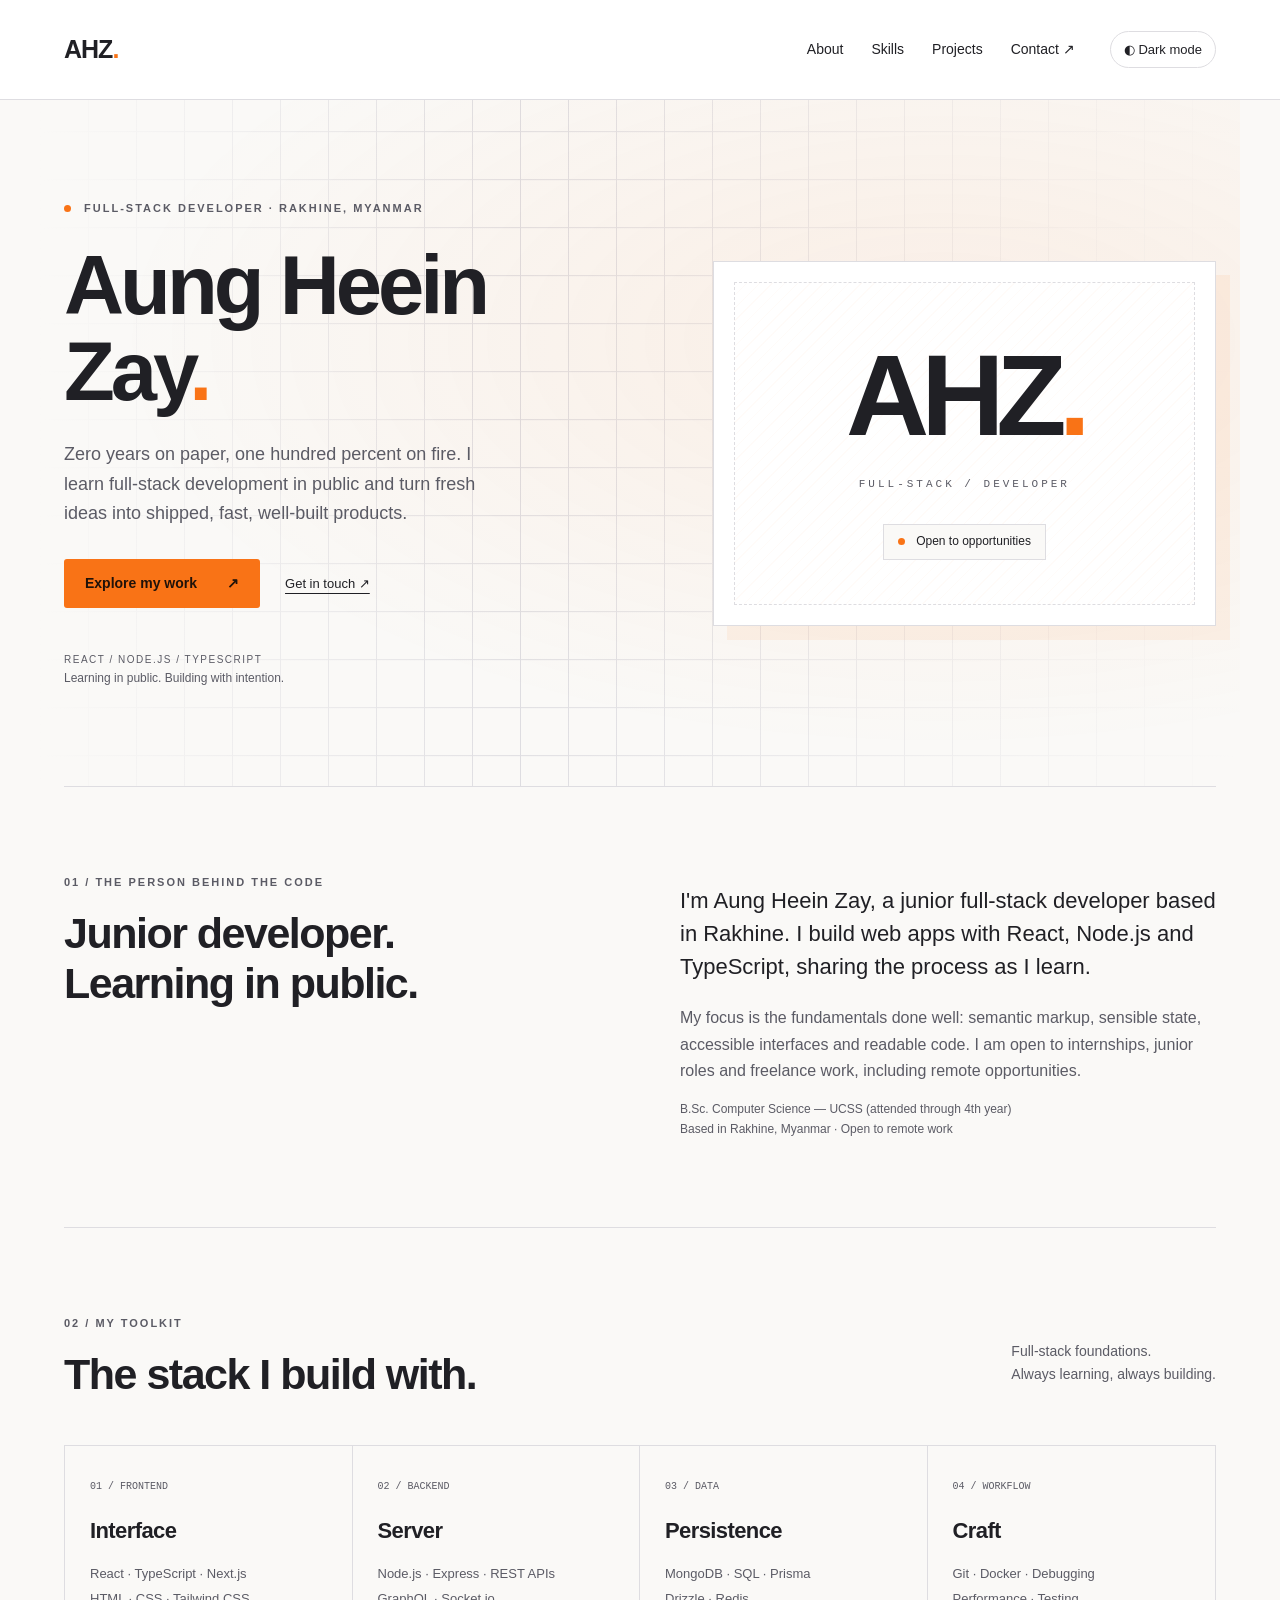
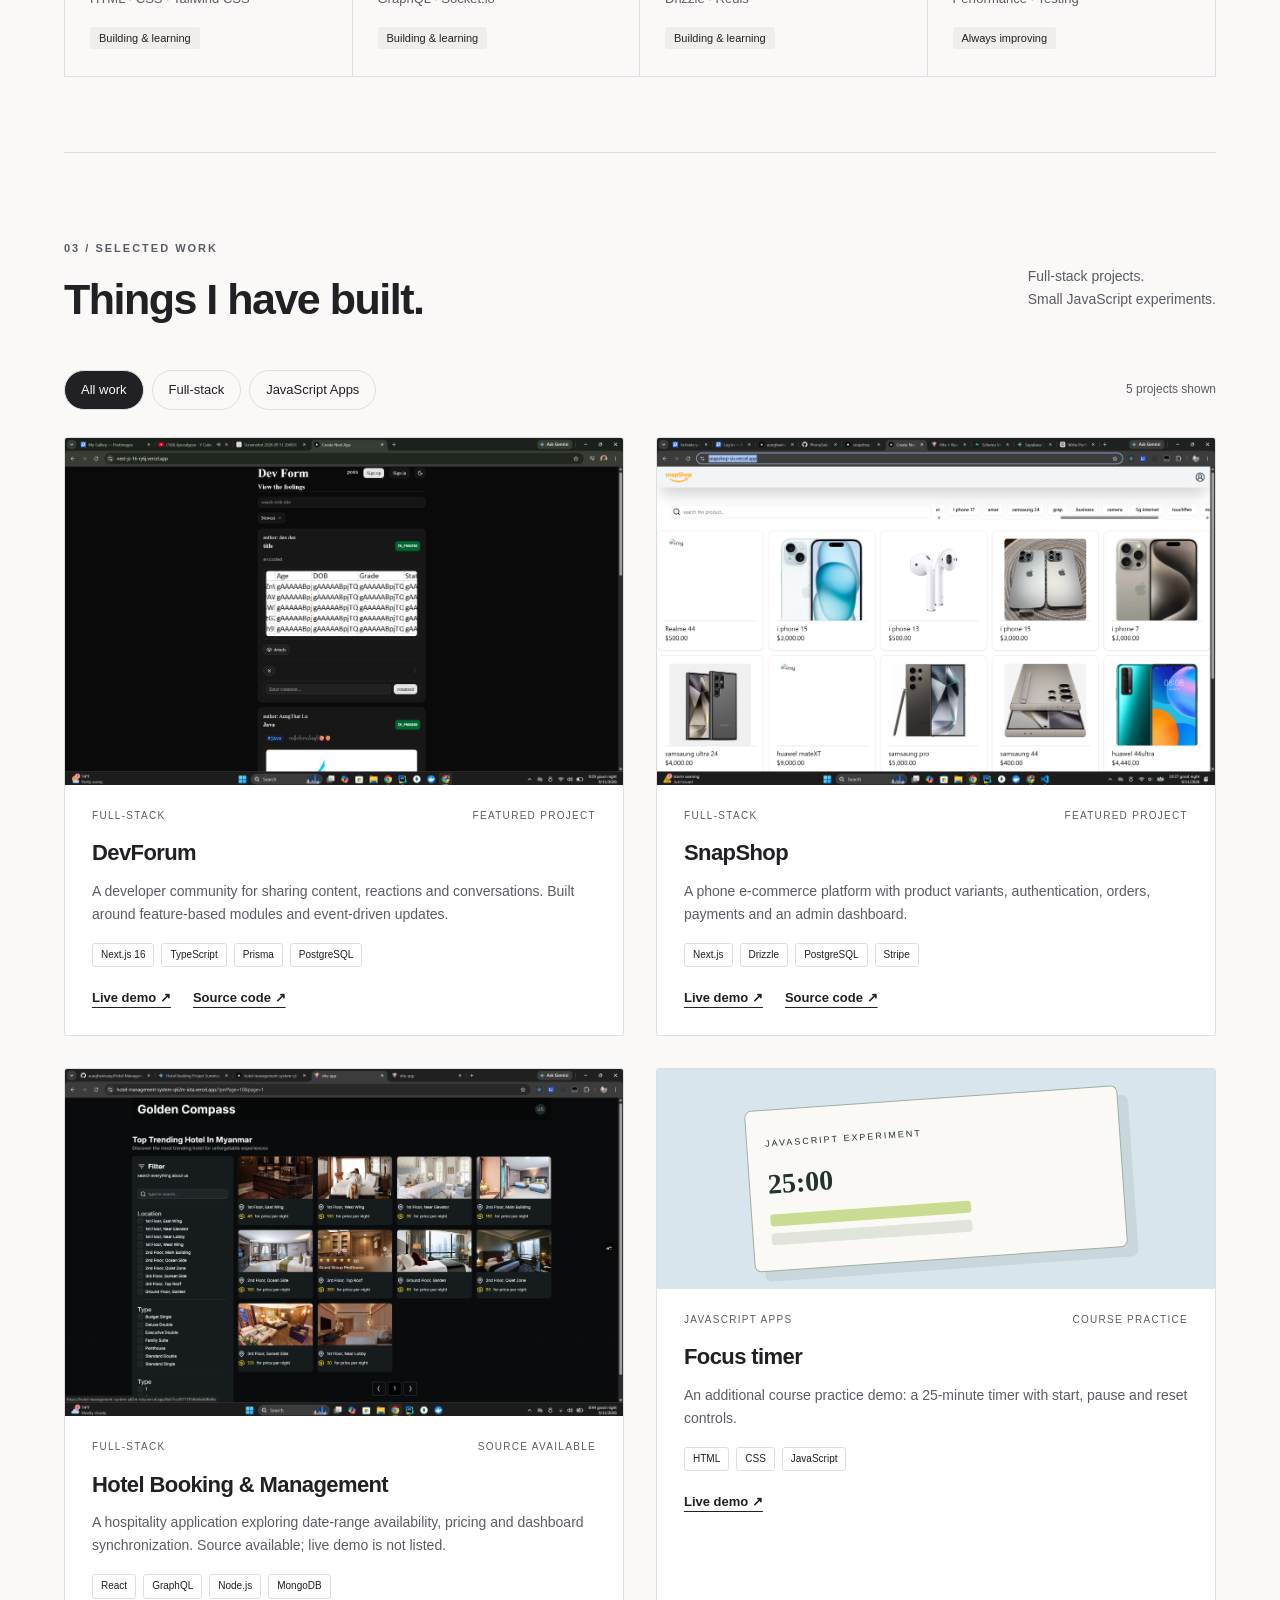
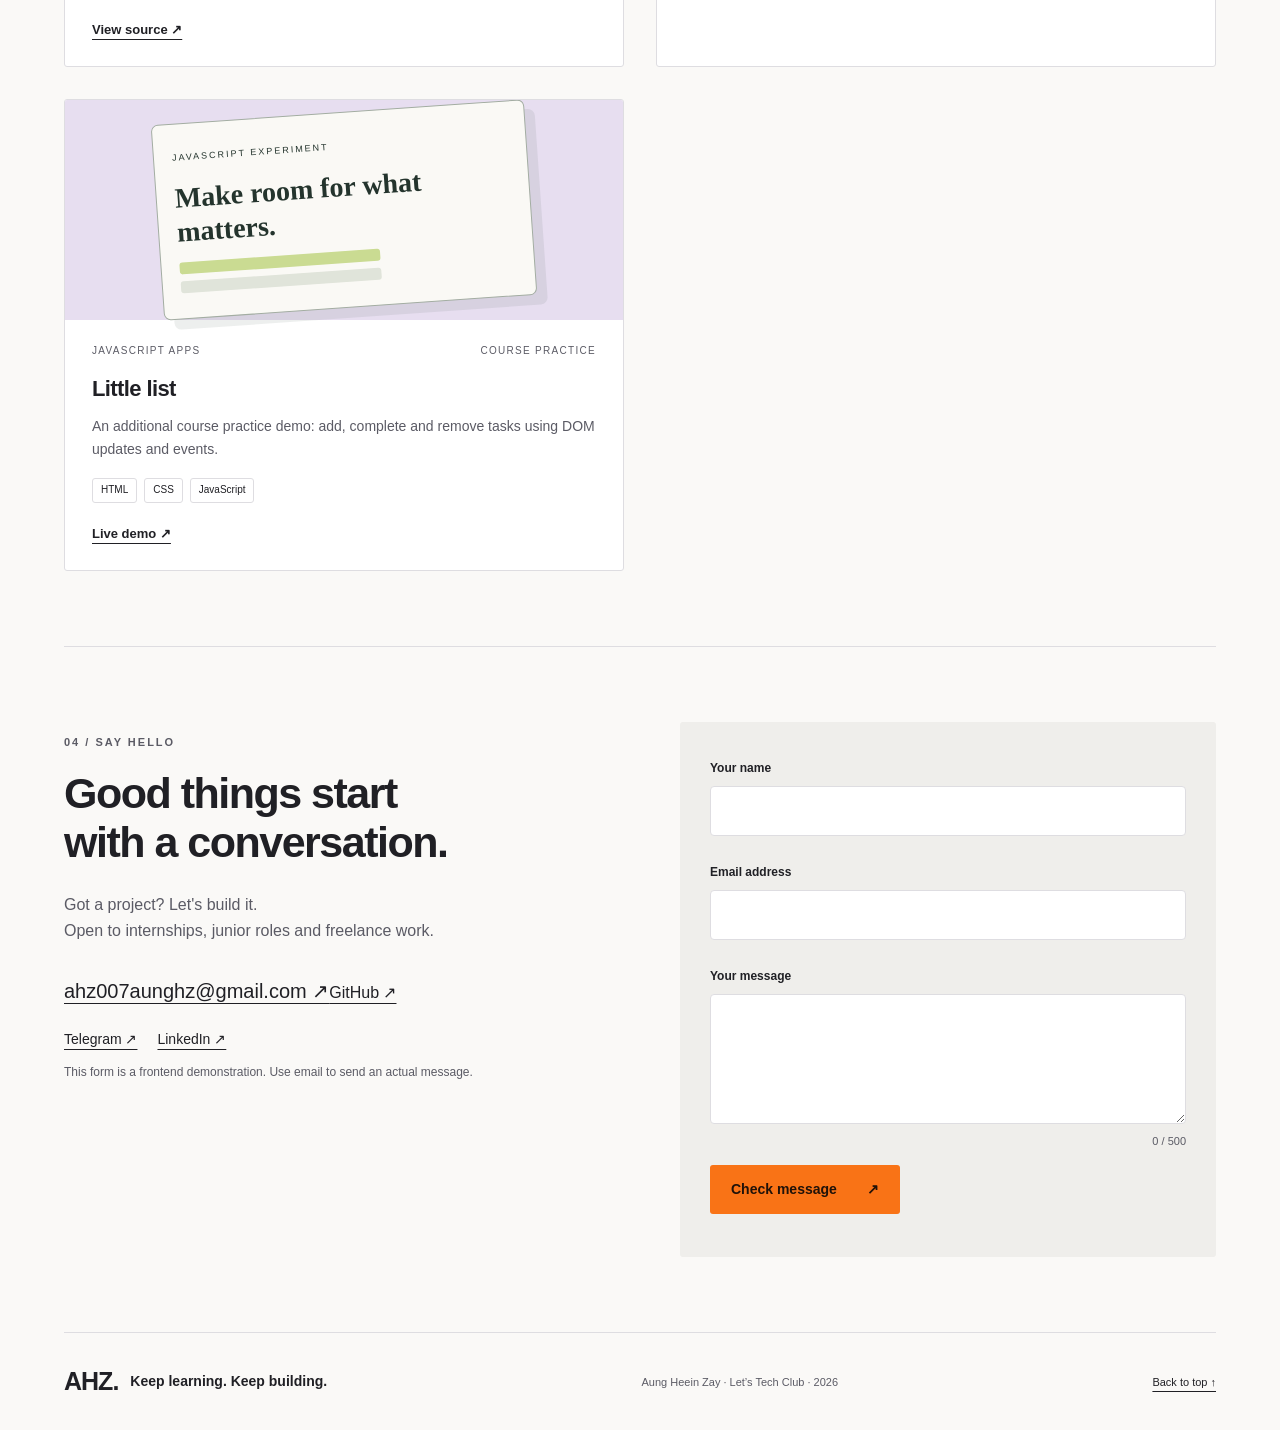
<file: index.html>
<!doctype html>
<html lang="en">
  <head>
    <meta charset="UTF-8" />
    <meta name="viewport" content="width=device-width,initial-scale=1" />
    <meta
      name="description"
      content="Aung Heein Zay, full-stack developer in Rakhine, Myanmar. Projects, skills and contact."
    />
    <title>Aung Heein Zay · Full-stack Developer</title>
    <link rel="stylesheet" href="css/style.css" />
    <script type="module" src="js/main.js"></script>
  </head>
  <body>
    <a class="skip" href="#main">Skip to content</a>
    <header>
      <a class="brand" href="#home"
        ><span class="brand-icon">AHZ<span>.</span></span></a
      ><button id="menu" aria-expanded="false" aria-controls="navigation">
        Menu
      </button>
      <nav id="navigation" aria-label="Main navigation">
        <a href="#about">About</a><a href="#skills">Skills</a
        ><a href="#projects">Projects</a><a href="#contact">Contact ↗</a>
      </nav>
      <button id="theme" aria-pressed="false" aria-label="Dark theme">
        ◐ <span>Dark mode</span>
      </button>
    </header>
    <main id="main">
      <section class="hero" id="home">
        <div>
          <p class="eyebrow">
            <span class="dot"></span> FULL-STACK DEVELOPER · RAKHINE, MYANMAR
          </p>
          <h1>
            Aung Heein<br /><em>Zay<span class="accent">.</span></em>
          </h1>
          <p class="intro">
            Zero years on paper, one hundred percent on fire. I learn full-stack
            development in public and turn fresh ideas into shipped, fast,
            well-built products.
          </p>
          <div class="actions">
            <a class="button" href="#projects">Explore my work <span>↗</span></a
            ><a class="text-link" href="#contact">Get in touch ↗</a>
          </div>
          <p class="hero-note">
            REACT / NODE.JS / TYPESCRIPT<br /><span
              >Learning in public. Building with intention.</span
            >
          </p>
        </div>
        <div class="profile-visual">
          <div class="profile-grid" aria-hidden="true"></div>
          <div class="profile-monogram" aria-hidden="true">
            AHZ<span>.</span>
          </div>
          <p>FULL-STACK / DEVELOPER</p>
          <div class="availability">
            <span class="dot"></span> Open to opportunities
          </div>
        </div>
      </section>
      <section id="about" class="about section">
        <div>
          <p class="eyebrow">01 / THE PERSON BEHIND THE CODE</p>
          <h2>Junior developer.<br />Learning in public.</h2>
        </div>
        <div>
          <p class="large">
            I'm Aung Heein Zay, a junior full-stack developer based in Rakhine.
            I build web apps with React, Node.js and TypeScript, sharing the
            process as I learn.
          </p>
          <p>
            My focus is the fundamentals done well: semantic markup, sensible
            state, accessible interfaces and readable code. I am open to
            internships, junior roles and freelance work, including remote
            opportunities.
          </p>
          <p class="sample">
            B.Sc. Computer Science — UCSS (attended through 4th year)<br />Based
            in Rakhine, Myanmar · Open to remote work
          </p>
        </div>
      </section>
      <section id="skills" class="section">
        <div class="section-heading">
          <div>
            <p class="eyebrow">02 / MY TOOLKIT</p>
            <h2>The stack I build with.</h2>
          </div>
          <p>Full-stack foundations.<br />Always learning, always building.</p>
        </div>
        <div class="skills">
          <article>
            <span>01 / FRONTEND</span>
            <h3>Interface</h3>
            <p>React · TypeScript · Next.js<br />HTML · CSS · Tailwind CSS</p>
            <small>Building & learning</small>
          </article>
          <article>
            <span>02 / BACKEND</span>
            <h3>Server</h3>
            <p>Node.js · Express · REST APIs<br />GraphQL · Socket.io</p>
            <small>Building & learning</small>
          </article>
          <article>
            <span>03 / DATA</span>
            <h3>Persistence</h3>
            <p>MongoDB · SQL · Prisma<br />Drizzle · Redis</p>
            <small>Building & learning</small>
          </article>
          <article>
            <span>04 / WORKFLOW</span>
            <h3>Craft</h3>
            <p>Git · Docker · Debugging<br />Performance · Testing</p>
            <small>Always improving</small>
          </article>
        </div>
      </section>
      <section id="projects" class="section">
        <div class="section-heading">
          <div>
            <p class="eyebrow">03 / SELECTED WORK</p>
            <h2>Things I have built.</h2>
          </div>
          <p>Full-stack projects.<br />Small JavaScript experiments.</p>
        </div>
        <div class="filter-row">
          <div id="filters" role="group" aria-label="Filter projects"></div>
          <p id="count" role="status"></p>
        </div>
        <div id="project-grid" class="projects"></div>
        <noscript
          >Enable JavaScript to see the project cards and use the portfolio
          features.</noscript
        >
      </section>
      <section id="contact" class="section contact">
        <div>
          <p class="eyebrow">04 / SAY HELLO</p>
          <h2>Good things start<br />with a conversation.</h2>
          <p>
            Got a project? Let's build it.<br />Open to internships, junior
            roles and freelance work.
          </p>
          <a class="email" href="mailto:ahz007aunghz@gmail.com"
            >ahz007aunghz@gmail.com ↗</a
          ><a
            href="https://github.com/aungheeinzay"
            target="_blank"
            rel="noopener noreferrer"
            >GitHub ↗</a
          >
          <div class="social-links">
            <a href="https://t.me/AungHeein">Telegram ↗</a
            ><a href="https://www.linkedin.com/in/aung-heein-zay-ahz-875276365/"
              >LinkedIn ↗</a
            >
          </div>
          <p class="sample">
            This form is a frontend demonstration. Use email to send an actual
            message.
          </p>
        </div>
        <form id="contact-form" novalidate>
          <label for="name">Your name</label
          ><input
            id="name"
            name="name"
            autocomplete="name"
            required
            minlength="2"
            aria-describedby="name-error"
          /><span class="error" id="name-error"></span
          ><label for="email">Email address</label
          ><input
            id="email"
            name="email"
            type="email"
            autocomplete="email"
            required
            aria-describedby="email-error"
          /><span class="error" id="email-error"></span
          ><label for="message">Your message</label
          ><textarea
            id="message"
            name="message"
            rows="4"
            required
            aria-describedby="message-error message-count"
          ></textarea>
          <div class="message-meta">
            <span class="error" id="message-error"></span
            ><span id="message-count">0 / 500</span>
          </div>
          <button class="button" type="submit">
            Check message <span>↗</span>
          </button>
          <p id="form-status" role="status" aria-live="polite"></p>
        </form>
      </section>
    </main>
    <footer>
      <a class="brand" href="#home"
        ><span class="brand-icon">AHZ.</span> Keep learning. Keep building.</a
      >
      <p>Aung Heein Zay · Let’s Tech Club · <span id="year"></span></p>
      <a href="#home">Back to top ↑</a>
    </footer>
  </body>
</html>
</file>
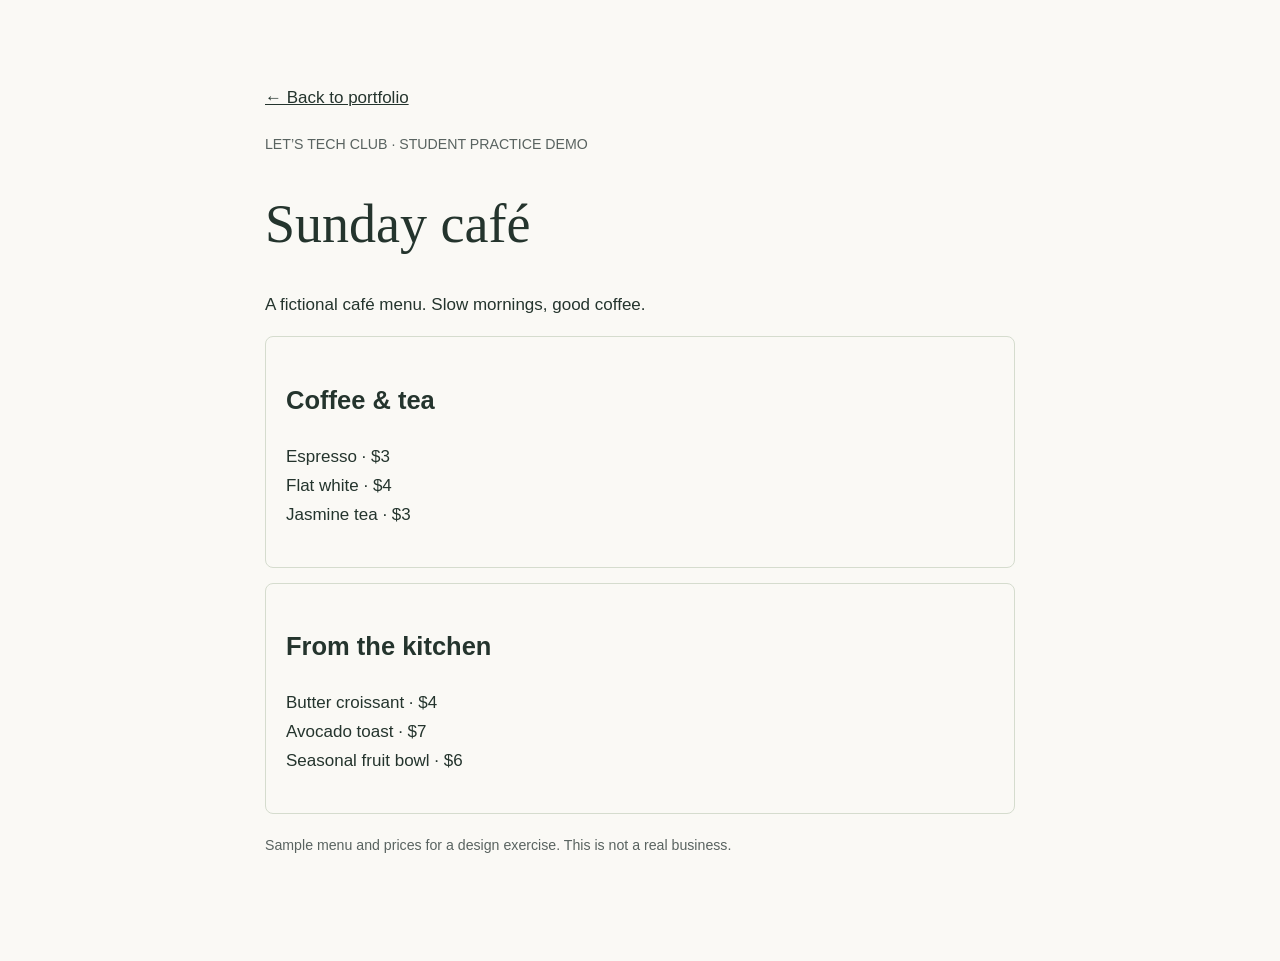
<file: projects/cafe.html>
<!doctype html>
<html lang="en">
  <head>
    <meta charset="UTF-8" />
    <meta name="viewport" content="width=device-width,initial-scale=1" />
    <title>Sunday café · Practice demo</title>
    <link rel="stylesheet" href="../assets/demo.css" />
  </head>
  <body>
    <main>
      <a href="../index.html#projects">← Back to portfolio</a>
      <p><small>LET’S TECH CLUB · STUDENT PRACTICE DEMO</small></p>
      <h1>Sunday café</h1>
      <p>A fictional café menu. Slow mornings, good coffee.</p>
      <section>
        <h2>Coffee & tea</h2>
        <p>Espresso · $3<br />Flat white · $4<br />Jasmine tea · $3</p>
      </section>
      <section>
        <h2>From the kitchen</h2>
        <p>
          Butter croissant · $4<br />Avocado toast · $7<br />Seasonal fruit bowl
          · $6
        </p>
      </section>
      <p>
        <small
          >Sample menu and prices for a design exercise. This is not a real
          business.</small
        >
      </p>
    </main>
  </body>
</html>
</file>
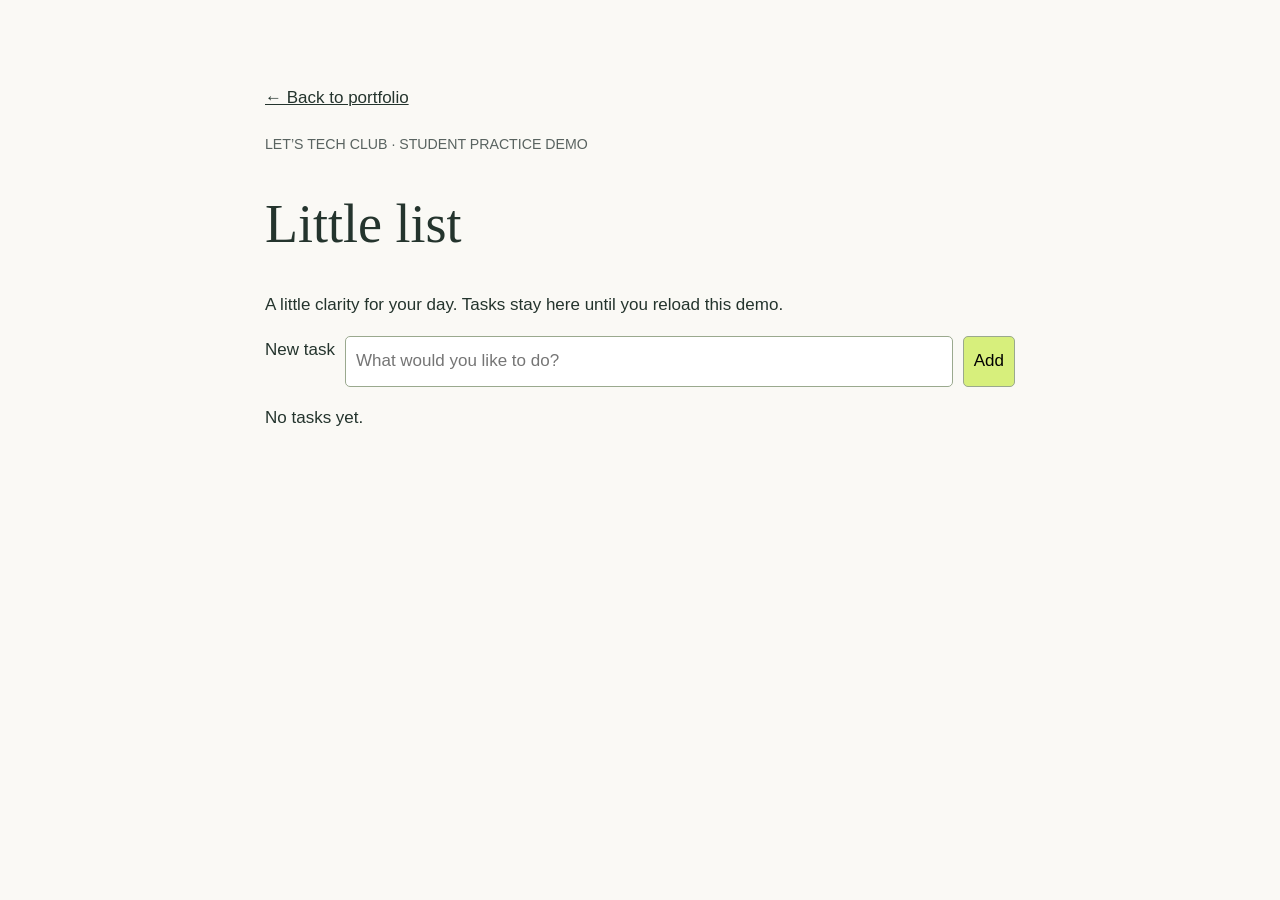
<file: projects/list.html>
<!doctype html>
<html lang="en">
  <head>
    <meta charset="UTF-8" />
    <meta name="viewport" content="width=device-width,initial-scale=1" />
    <title>Little list · Practice demo</title>
    <link rel="stylesheet" href="../assets/demo.css" />
  </head>
  <body>
    <main>
      <a href="../index.html#projects">← Back to portfolio</a>
      <p><small>LET’S TECH CLUB · STUDENT PRACTICE DEMO</small></p>
      <h1>Little list</h1>
      <p>
        A little clarity for your day. Tasks stay here until you reload this
        demo.
      </p>
      <form id="task-form">
        <label for="task" class="sr-only">New task</label
        ><input
          id="task"
          aria-label="New task"
          maxlength="150"
          placeholder="What would you like to do?"
          required
        /><button>Add</button>
      </form>
      <p id="list-status" role="status">No tasks yet.</p>
      <ul id="tasks"></ul>
    </main>
    <script src="../js/list.js"></script>
  </body>
</html>
</file>
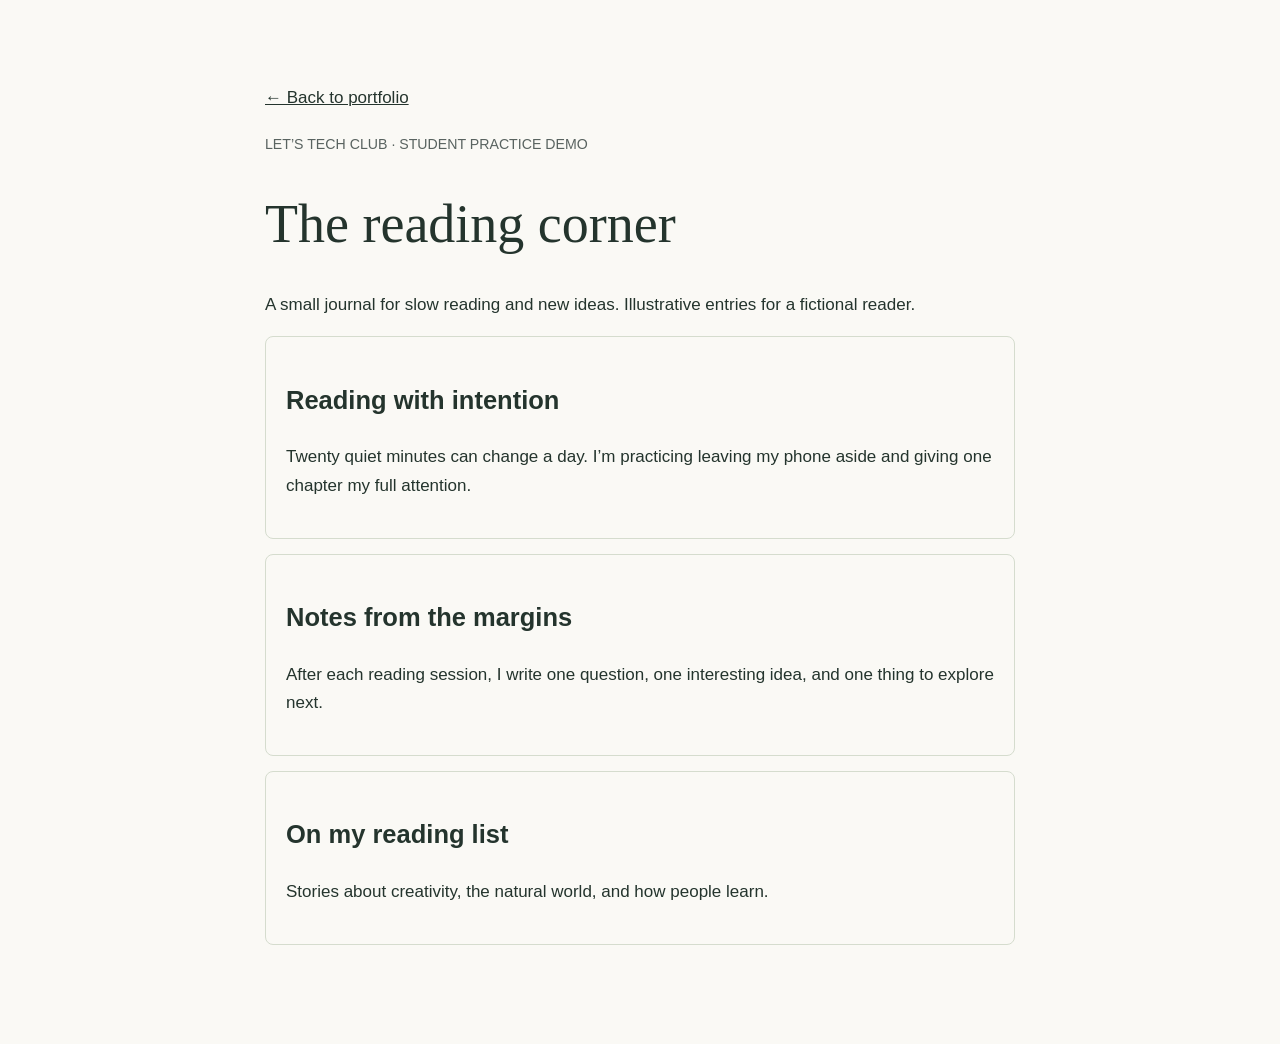
<file: projects/reading.html>
<!doctype html>
<html lang="en">
  <head>
    <meta charset="UTF-8" />
    <meta name="viewport" content="width=device-width,initial-scale=1" />
    <title>The reading corner · Practice demo</title>
    <link rel="stylesheet" href="../assets/demo.css" />
  </head>
  <body>
    <main>
      <a href="../index.html#projects">← Back to portfolio</a>
      <p><small>LET’S TECH CLUB · STUDENT PRACTICE DEMO</small></p>
      <h1>The reading corner</h1>
      <p>
        A small journal for slow reading and new ideas. Illustrative entries for
        a fictional reader.
      </p>
      <section>
        <h2>Reading with intention</h2>
        <p>
          Twenty quiet minutes can change a day. I’m practicing leaving my phone
          aside and giving one chapter my full attention.
        </p>
      </section>
      <section>
        <h2>Notes from the margins</h2>
        <p>
          After each reading session, I write one question, one interesting
          idea, and one thing to explore next.
        </p>
      </section>
      <section>
        <h2>On my reading list</h2>
        <p>
          Stories about creativity, the natural world, and how people learn.
        </p>
      </section>
    </main>
  </body>
</html>
</file>
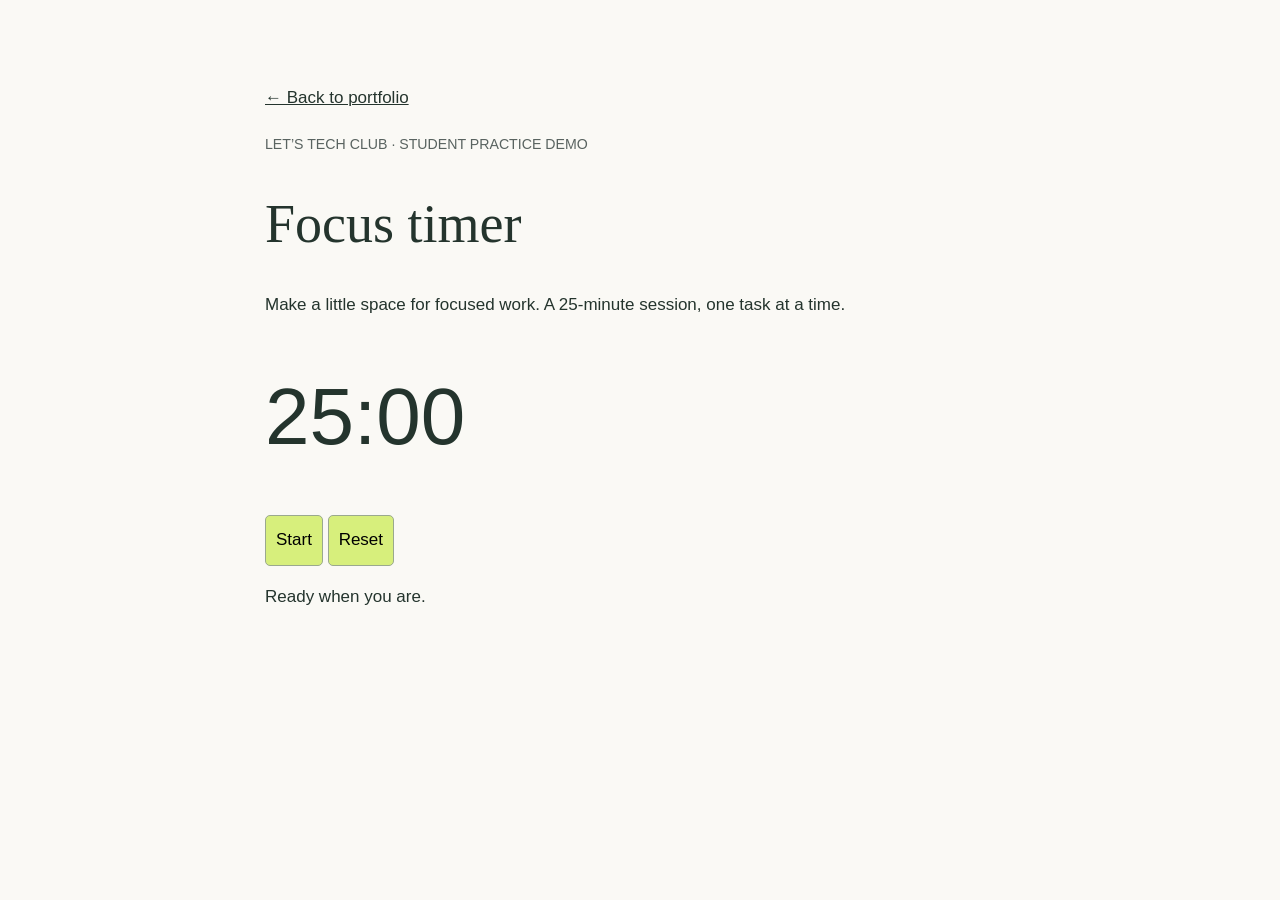
<file: projects/timer.html>
<!doctype html>
<html lang="en">
  <head>
    <meta charset="UTF-8" />
    <meta name="viewport" content="width=device-width,initial-scale=1" />
    <title>Focus timer · Practice demo</title>
    <link rel="stylesheet" href="../assets/demo.css" />
  </head>
  <body>
    <main>
      <a href="../index.html#projects">← Back to portfolio</a>
      <p><small>LET’S TECH CLUB · STUDENT PRACTICE DEMO</small></p>
      <h1>Focus timer</h1>
      <p>
        Make a little space for focused work. A 25-minute session, one task at a
        time.
      </p>
      <div id="time" class="timer" role="timer" aria-label="Time remaining">
        25:00
      </div>
      <button id="start">Start</button> <button id="reset">Reset</button>
      <p id="status" role="status">Ready when you are.</p>
    </main>
    <script src="../js/timer.js"></script>
  </body>
</html>
</file>
<file: css/style.css>
:root{--bg:#faf9f5;--surface:#fff;--text:#222c2b;--muted:#596360;--line:#d9ddd4;--accent:#d7ef7c;--ink:#24342d;--error:#a32a24;--soft:#edf0e7;color-scheme:light}*{box-sizing:border-box}html{scroll-behavior:smooth;scroll-padding-top:100px}body{margin:0;background:var(--bg);color:var(--text);font-family:Arial,Helvetica,sans-serif;font-size:16px;line-height:1.65}body.dark{--bg:#17201e;--surface:#202c28;--text:#f5f5ed;--muted:#bec7c0;--line:#42534b;--soft:#293831;--error:#ffaaa3;color-scheme:dark}a{color:inherit;text-decoration-thickness:1px;text-underline-offset:5px}button,input,textarea{font:inherit}button,a,input,textarea{-webkit-tap-highlight-color:transparent}button{cursor:pointer}a:focus-visible,button:focus-visible,input:focus-visible,textarea:focus-visible{outline:3px solid #7d63df;outline-offset:5px}.skip{position:absolute;top:-80px;left:15px;background:var(--accent);color:var(--ink);padding:10px;z-index:10}.skip:focus{top:10px}header{max-width:1320px;margin:auto;display:flex;align-items:center;gap:35px;min-height:100px;padding:20px 5%;border-bottom:1px solid var(--line)}.brand{display:flex;align-items:center;gap:12px;font-weight:bold;font-size:14px;text-decoration:none;white-space:nowrap}.brand-icon{background:var(--ink);color:var(--accent);font-size:25px;padding:0 10px;border-radius:9px}nav{display:flex;gap:28px;margin-left:auto}nav a{text-decoration:none;font-size:14px}#theme{border:1px solid var(--line);background:transparent;color:var(--text);border-radius:25px;padding:7px 13px;font-size:13px}#menu{display:none}main,footer{max-width:1180px;margin:auto}.hero{display:grid;grid-template-columns:1.15fr 1fr;gap:70px;align-items:center;padding:90px 0 85px}.eyebrow{font-size:11px;font-weight:bold;letter-spacing:2px;line-height:1.8}.dot{display:inline-block;width:7px;height:7px;background:#577a29;border-radius:50%;margin-right:8px}h1{font-size:clamp(58px,6.5vw,88px);line-height:1.04;letter-spacing:-5px;margin:24px 0}h1 em{font-family:Georgia,serif;font-weight:normal}p{color:var(--muted)}.intro{max-width:420px;font-size:18px}.intro strong{color:var(--text);font-weight:normal}.actions{display:flex;align-items:center;gap:25px;margin:30px 0}.button{display:inline-flex;align-items:center;justify-content:space-between;gap:30px;background:var(--accent);color:var(--ink);border:0;padding:13px 21px;border-radius:5px;text-decoration:none;font-weight:bold;font-size:14px}.text-link{font-size:13px}.hero-note{font-size:10px;letter-spacing:1.5px;margin-top:44px}.hero-note span{letter-spacing:0;font-size:12px}.art{background:#dce6df;color:#253c33;border-radius:13px;transform:rotate(3deg);position:relative;box-shadow:12px 17px 0 var(--soft);border:1px solid #a6b9aa}.art-top{display:flex;justify-content:space-between;border-bottom:1px solid #a6b9aa;padding:12px 20px;font-size:11px;letter-spacing:1px}.art-body{padding:26px}.code-label{font-family:monospace;font-size:13px}.orbit{display:grid;place-items:center;height:210px}.orbit span{font-size:190px;color:#2e5140;line-height:1;transform:rotate(-15deg)}.art-bottom{display:flex;justify-content:space-between;align-items:end;font-size:24px;font-weight:bold;line-height:1.15;letter-spacing:-1px}.arrow{font-size:66px}.floating{position:absolute;right:-12px;top:90px;background:var(--accent);font-size:9px;letter-spacing:1.5px;padding:9px 15px;transform:rotate(90deg) translateX(45%);transform-origin:right}.section{padding:75px 0;border-top:1px solid var(--line)}h2{font-size:clamp(32px,3.4vw,43px);line-height:1.15;letter-spacing:-1.5px;margin:16px 0 24px}.about{display:grid;grid-template-columns:1fr 1fr;gap:80px}.large{font-size:22px;line-height:1.5;color:var(--text)}.sample{font-size:12px;max-width:420px}.section-heading{display:flex;justify-content:space-between;gap:20px;align-items:center}.section-heading>p{font-size:14px}.skills{display:grid;grid-template-columns:repeat(4,1fr);margin-top:22px;border:1px solid var(--line);border-radius:8px;overflow:hidden}.skills article{padding:25px;border-right:1px solid var(--line)}.skills article:last-child{border:0}.skills article>span{font-size:11px;color:var(--muted)}h3{font-size:22px;letter-spacing:-.6px;margin:15px 0 10px}.skills p{font-size:13px;line-height:1.9}small{background:var(--soft);padding:5px 9px;border-radius:20px;font-size:11px}.filter-row{display:flex;justify-content:space-between;align-items:center;gap:15px;margin:20px 0 25px}#filters{display:flex;gap:8px;flex-wrap:wrap}.filter{border:1px solid var(--line);background:transparent;color:var(--text);padding:8px 16px;border-radius:24px;font-size:13px}.filter[aria-pressed=true]{background:var(--text);color:var(--bg)}#count{font-size:12px}.projects{display:grid;grid-template-columns:1fr 1fr;gap:32px}.project{border:1px solid var(--line);background:var(--surface);border-radius:9px;overflow:hidden}.project-art{height:220px;display:flex;align-items:center;justify-content:center;padding:30px;color:#24342d}.project-art.one{background:#e3eacb}.project-art.two{background:#e8dfd1}.project-art.three{background:#d8e5ec}.project-art.four{background:#e7def0}.mini-window{width:75%;background:#faf9f5;border:1px solid #a3ada2;border-radius:7px;box-shadow:10px 10px 0 #263b3215;padding:18px;transform:rotate(-4deg)}.mini-window span{font-size:9px;letter-spacing:2px}.mini-window strong{display:block;font-family:Georgia,serif;font-size:28px;line-height:1.2;margin:13px 0}.mini-bars{height:12px;width:60%;border-radius:3px;background:#cadb92;box-shadow:0 19px 0 #e0e4da}.project-body{padding:23px 27px 26px}.project-top{display:flex;justify-content:space-between;font-size:10px;letter-spacing:1.3px;color:var(--muted)}.project h3{margin:11px 0 8px}.project p{font-size:14px;margin:0 0 17px}.tech{display:flex;gap:7px;flex-wrap:wrap;margin-bottom:20px}.tech span{font-size:10px;border:1px solid var(--line);padding:3px 8px;border-radius:3px}.project a{font-size:13px;font-weight:bold}.contact{display:grid;grid-template-columns:1fr 1fr;gap:80px}.email{display:inline-block;margin-top:15px;font-size:20px}form{background:var(--soft);border-radius:9px;padding:30px}label{display:block;font-size:12px;font-weight:bold;margin:7px 0}input,textarea{width:100%;padding:11px;background:var(--surface);color:var(--text);border:1px solid var(--line);border-radius:4px}textarea{resize:vertical}input[aria-invalid=true],textarea[aria-invalid=true]{border-color:var(--error)}.error{display:block;color:var(--error);font-size:12px;min-height:20px}.message-meta{display:flex;justify-content:space-between;gap:12px;font-size:11px;margin-bottom:13px}#message-count{white-space:nowrap;color:var(--muted)}#form-status{font-size:13px;margin-bottom:0}footer{display:flex;align-items:center;justify-content:space-between;gap:20px;border-top:1px solid var(--line);padding:28px 0}footer p,footer>a:last-child{font-size:11px}main,footer{width:90%}@media(min-width:761px){nav[hidden]{display:flex}}@media(max-width:1000px){.hero{gap:35px}header{gap:18px}nav{gap:16px}.skills article{padding:18px}.contact,.about{gap:40px}}@media(max-width:760px){header{flex-wrap:wrap;min-height:80px;gap:12px}.brand{font-size:12px}#menu{display:block;margin-left:auto;border:1px solid var(--line);border-radius:4px;background:var(--surface);color:var(--text);padding:6px 10px}#theme{font-size:12px}#theme span{display:none}nav{order:4;width:100%;flex-direction:column;gap:0;margin:5px 0}nav a{padding:12px 0}nav[hidden]{display:none}.hero{grid-template-columns:1fr;padding:48px 0;gap:40px}h1{letter-spacing:-3px}.intro{font-size:17px}.art{max-width:440px;width:94%;margin:auto}.orbit{height:160px}.orbit span{font-size:150px}.section{padding:46px 0}.about,.contact{grid-template-columns:1fr;gap:15px}.skills{grid-template-columns:1fr 1fr}.skills article:nth-child(2){border-right:0}.skills article:nth-child(-n+2){border-bottom:1px solid var(--line)}.section-heading{align-items:start;flex-direction:column;gap:0}.section-heading>p{margin:0 0 15px}.projects{grid-template-columns:1fr;gap:22px}.filter-row{align-items:start;flex-direction:column;gap:0}.project-art{height:210px}.actions{gap:16px}.text-link{font-size:12px}form{padding:22px}footer{flex-wrap:wrap}.large{font-size:20px}.hero-note{margin-top:30px}}@media(prefers-reduced-motion:reduce){html{scroll-behavior:auto}}

.sr-only{position:absolute;width:1px;height:1px;padding:0;margin:-1px;overflow:hidden;clip:rect(0,0,0,0);white-space:nowrap;border:0}
/* Portfolio identity: orange accents, technical grid, strong typography. */
:root{--bg:#faf9f7;--surface:#fff;--text:#202025;--muted:#5b5b65;--line:#dedde1;--accent:#f97316;--ink:#22150b;--soft:#efeeeb;--error:#a1261d}
body.dark{--bg:#101014;--surface:#19191e;--text:#f6f5f8;--muted:#b7b6bf;--line:#34333b;--soft:#202027;--error:#ffaaa3}
header{max-width:none;position:relative;background:var(--surface)}
.brand-icon{background:transparent;color:var(--text);font-size:25px;padding:0;letter-spacing:-1px}.brand-icon span,.accent{color:var(--accent)}
.hero{position:relative;background-image:linear-gradient(var(--line) 1px,transparent 1px),linear-gradient(90deg,var(--line) 1px,transparent 1px);background-size:48px 48px;background-position:center;padding:88px 24px;margin:0 -24px;isolation:isolate}
.hero:before{content:'';position:absolute;inset:0;z-index:-1;background:radial-gradient(ellipse at 75% 35%,#f9731615,transparent 65%),linear-gradient(90deg,var(--bg),transparent 40%,var(--bg))}
h1{font-size:clamp(60px,6.5vw,88px);letter-spacing:-4px}h1 em{font-family:Arial,Helvetica,sans-serif;font-weight:800;font-style:normal}.eyebrow{color:var(--muted)}.dot{background:var(--accent)}.button{border-radius:3px;color:#201209}.button:hover{filter:brightness(1.06)}.profile-visual{position:relative;display:flex;min-height:365px;flex-direction:column;align-items:center;justify-content:center;border:1px solid var(--line);background:var(--surface);overflow:hidden;box-shadow:14px 14px 0 #f9731612}.profile-grid{position:absolute;inset:20px;border:1px dashed var(--line);background:repeating-linear-gradient(135deg,transparent,transparent 8px,#f9731607 8px,#f9731607 9px)}.profile-monogram{position:relative;font-size:clamp(70px,9vw,120px);font-weight:800;letter-spacing:-8px;color:var(--text);line-height:1.2}.profile-monogram span{color:var(--accent)}.profile-visual p{position:relative;font-family:monospace;font-size:11px;letter-spacing:3px}.availability{position:relative;border:1px solid var(--line);padding:7px 14px;font-size:12px;margin-top:20px;background:var(--bg)}.project-art.screenshot{padding:0;background:var(--soft);height:auto;aspect-ratio:900/560}.screenshot img{display:block;width:100%;height:100%;object-fit:cover;object-position:top}.project-links{display:flex;gap:22px;flex-wrap:wrap}.social-links{display:flex;gap:20px;font-size:14px;margin-top:20px}.skills{border-radius:0}.skills article>span{font-family:monospace;font-size:10px}.skills small{border-radius:2px}.project,form{border-radius:3px}.email{overflow-wrap:anywhere;max-width:100%}nav a:hover,.text-link:hover{color:var(--accent)}
@media(max-width:760px){.hero{margin:0;padding:48px 0;background-size:36px 36px}.profile-visual{min-height:280px;width:100%}.profile-monogram{font-size:95px}.hero h1{font-size:60px}.contact{gap:30px}.brand-icon{font-size:24px}}
</file>
<file: assets/demo.css>
body{margin:0;background:#faf9f5;color:#24342d;font:17px/1.7 Arial,sans-serif}main{max-width:750px;margin:60px auto;padding:24px}h1{font:54px/1.1 Georgia,serif}a{color:inherit}button,input{font:inherit;padding:10px;border:1px solid #9aa98e;border-radius:5px}button{background:#d7ef7c;cursor:pointer}section,li{padding:20px;border:1px solid #d5dcce;border-radius:8px;margin:15px 0}input{max-width:100%;box-sizing:border-box}button:focus-visible,a:focus-visible,input:focus-visible{outline:3px solid #7755cc;outline-offset:3px}.done{text-decoration:line-through;color:#596360}.timer{font-size:80px;margin:30px 0}ul{padding:0;list-style:none}li{display:flex;gap:12px;align-items:center}li span{flex:1;overflow-wrap:anywhere}form{display:flex;gap:10px}form input{flex:1;min-width:0}small{color:#596360}
</file>
